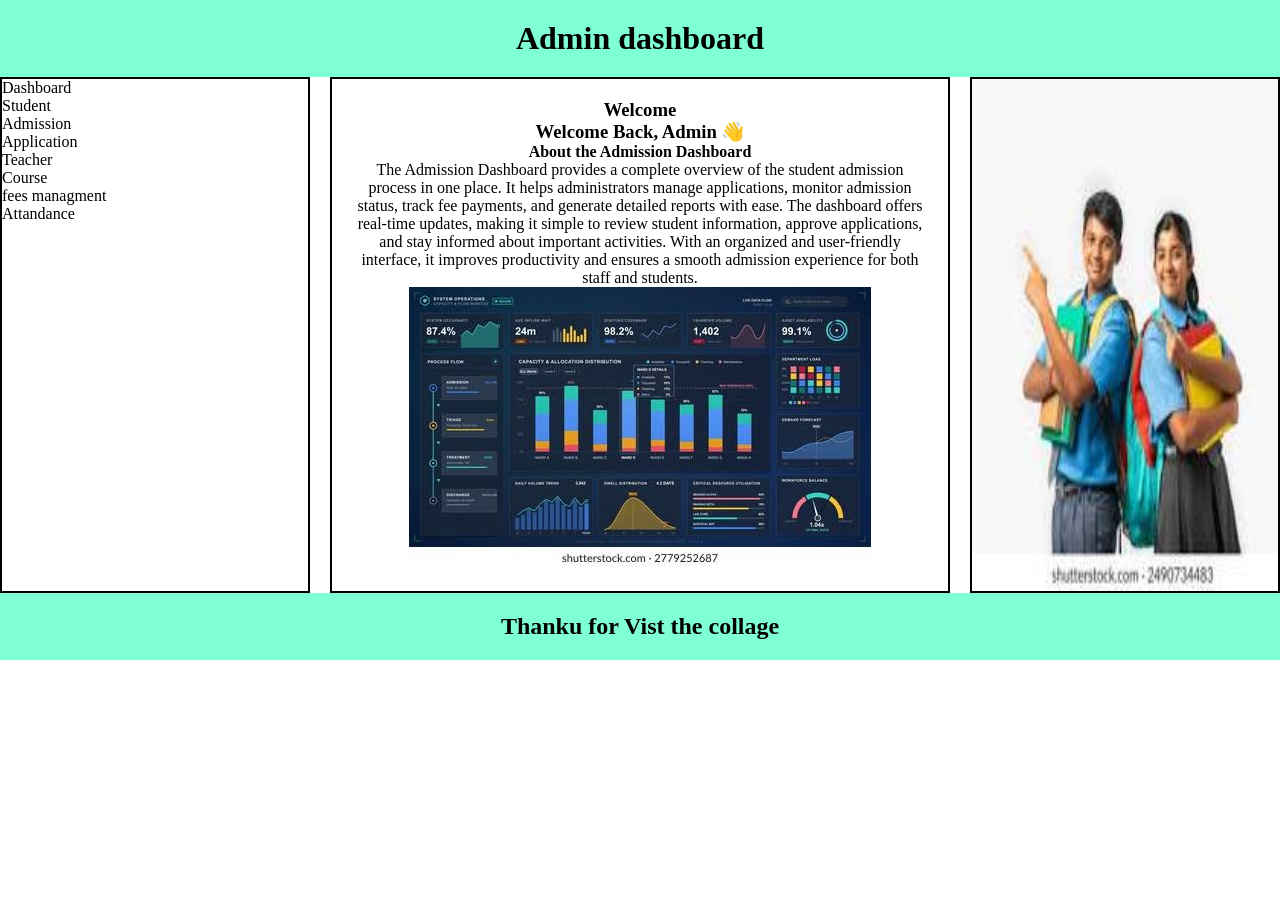
<file: index.html>
<!DOCTYPE html>
<html lang="en">

<head>
    <meta charset="UTF-8">
    <meta name="viewport" content="width=device-width, initial-scale=1.0">
    <title>Admin Dashboard</title>
    <link rel="stylesheet" href="./css/style.css">
</head>

<body>
    <header>
        <h1> Admin dashboard</h1>
    </header>
    <main>
        <div class="box">
            <div class="item1">
                <ul>
                    <li>Dashboard</li>
                    <li>Student </li>
                    <li>Admission</li>
                    <li>Application </li>
                    <li>Teacher</li>
                    <li>Course</li>
                    <li>fees managment</li>
                    <li>Attandance</li>

                </ul>
            </div>
            <div class="item2 ">
                <h3>Welcome </h3>
                <h3>Welcome Back, Admin 👋</h3>
                <h4>About the Admission Dashboard</h4>
                <div class=""></div>

                <p>The Admission Dashboard provides a complete overview of the student admission process in one place.
                    It helps administrators manage applications, monitor admission status, track fee payments, and
                    generate detailed reports with ease. The dashboard offers real-time updates, making it simple to
                    review student information, approve applications, and stay informed about important activities. With
                    an organized and user-friendly interface, it improves productivity and ensures a smooth admission
                    experience for both staff and students.</p>
                <img src="./img/overview.png" alt=" graph">
            </div>
            <div class="item3">
                <img src="./img/ads.png" alt="Advrtisment" width="100%" height="100%">
            </div>
        </div>
    </main>
    <footer>
        <h2>Thanku for Vist the collage</h2>
    </footer>

</body>

</html>
</file>
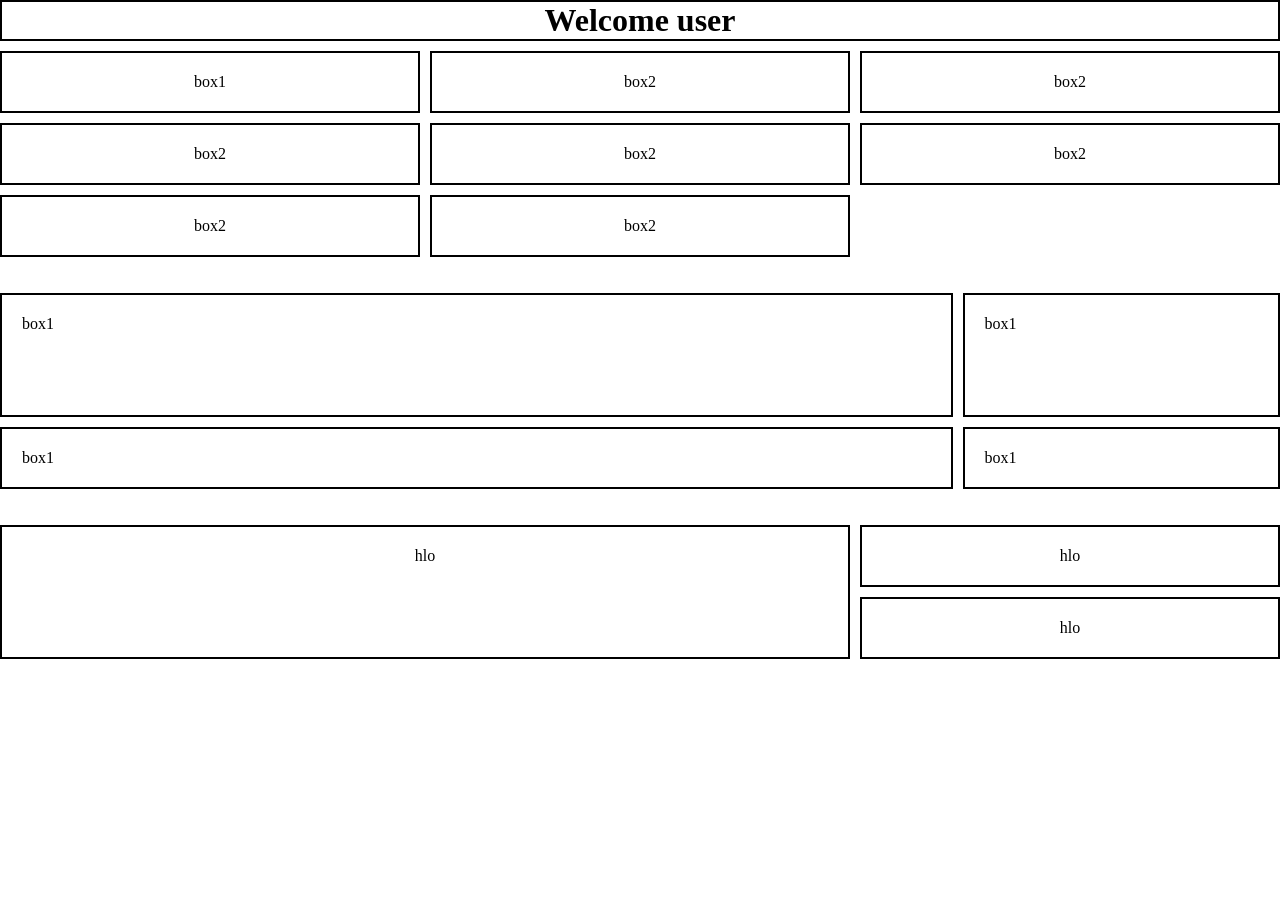
<file: ex.html>
<!DOCTYPE html>
<html lang="en">

<head>
    <meta charset="UTF-8">
    <meta name="viewport" content="width=device-width, initial-scale=1.0">
    <title>Document</title>
    <link rel="stylesheet" href="stylex.css">
</head>

<body>


    <header>
        <h1>Welcome user</h1>
    </header>

    <div class="container">
        <section class="box">
            box1
        </section>
        <section class="box">
            box2
        </section>
        <section class="box">
            box2
        </section>
        <section class="box">
            box2
        </section>
        <section class="box">
            box2
        </section>
        <section class="box">
            box2
        </section>
        <section class="box">
            box2
        </section>
        <section class="box">
            box2
        </section>
    </div>
    <br><br>
    <div class="span-container">
        <section class="box1">
            box1
        </section>
        <section class="box1">
            box1
        </section>
        <section class="box1">
            box1
        </section>
        <section class="box1">
            box1
        </section>

    </div>
    <br><br>


    <!-- magazine layout -->
    <div class="lay-container">
        
            <div class="item1">hlo</div>
     
     
            <div class="item" >hlo</div>

   
            <div class="item">hlo</div>

        
    </div>

</body>

</html>
</file>
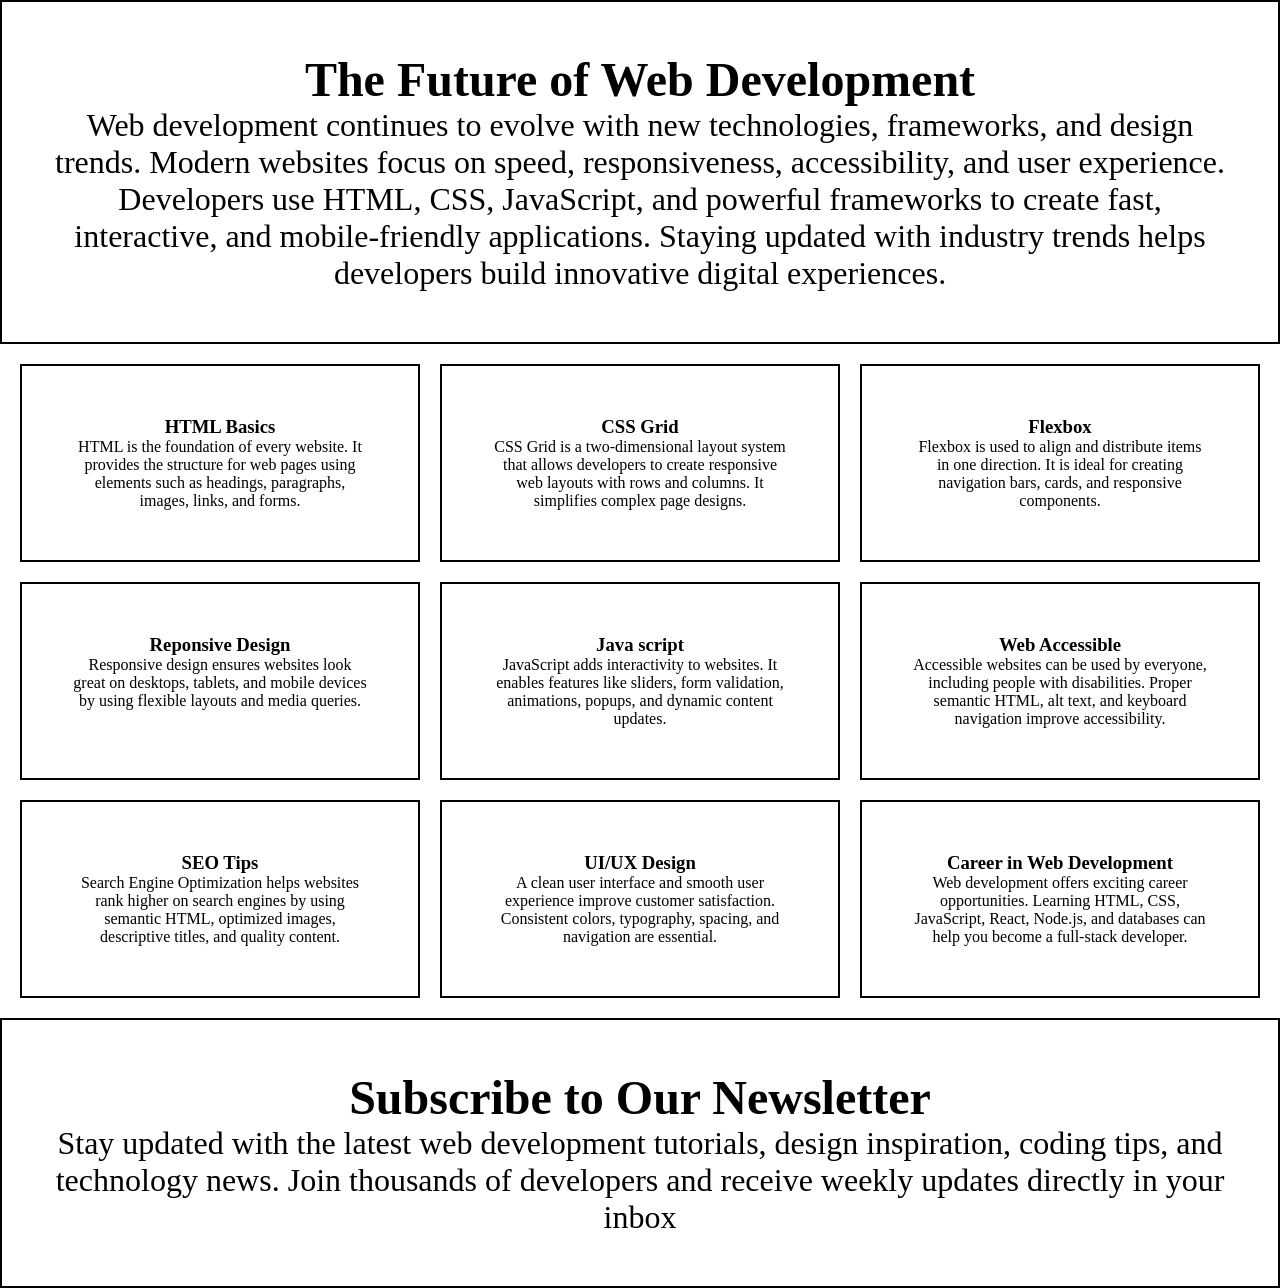
<file: ex2.html>
<!DOCTYPE html>
<html lang="en">

<head>
    <meta charset="UTF-8">
    <meta name="viewport" content="width=device-width, initial-scale=1.0">
    <title>newspaper</title>
    <link rel="stylesheet" href="./css/style2.css">
</head>

<body>

    <div class="container">

        <div class="feature">
            <h2>The Future of Web Development</h2>
            <p>Web development continues to evolve with new technologies, frameworks, and design trends. Modern websites
                focus on speed, responsiveness, accessibility, and user experience. Developers use HTML, CSS,
                JavaScript, and powerful frameworks to create fast, interactive, and mobile-friendly applications.
                Staying updated with industry trends helps developers build innovative digital experiences.</p>

        </div>

        <article>
            <div class="box">
                <div class="article">
                    <h3>HTML Basics</h3>
                    <p>HTML is the foundation of every website. It provides the structure for web pages using elements
                        such
                        as headings, paragraphs, images, links, and forms.</p>
                </div>

                <div class="article">
                    <h3>CSS Grid</h3>
                    <p>CSS Grid is a two-dimensional layout system that allows developers to create responsive web
                        layouts
                        with rows and columns. It simplifies complex page designs.</p>
                </div>
                <div class="article">
                    <h3>Flexbox</h3>
                    <p>Flexbox is used to align and distribute items in one direction. It is ideal for creating
                        navigation
                        bars, cards, and responsive components.</p>
                </div>
                <div class="article">
                    <h3>Reponsive Design</h3>
                    <p>Responsive design ensures websites look great on desktops, tablets, and mobile devices by using
                        flexible layouts and media queries.</p>
                </div>
                <div class="article">
                    <h3>Java script</h3>
                    <p>JavaScript adds interactivity to websites. It enables features like sliders, form validation,
                        animations, popups, and dynamic content updates.</p>
                </div>
                <div class="article">
                    <h3>Web Accessible</h3>
                    <p>Accessible websites can be used by everyone, including people with disabilities. Proper semantic
                        HTML, alt text, and keyboard navigation improve accessibility.</p>
                </div>
                <div class="article">
                    <h3>SEO Tips</h3>
                    Search Engine Optimization helps websites rank higher on search engines by using semantic HTML,
                    optimized images, descriptive titles, and quality content.
                </div>
                <div class="article">
                    <h3>UI/UX Design</h3>
                    <p>
                        A clean user interface and smooth user experience improve customer satisfaction. Consistent
                        colors,
                        typography, spacing, and navigation are essential.
                    </p>
                </div>
                <div class="article">
                    <h3>Career in Web Development</h3>
                    Web development offers exciting career opportunities. Learning HTML, CSS, JavaScript, React,
                    Node.js,
                    and databases can help you become a full-stack developer.
                </div>
        </article>
        <div class="letter">
            <h2>Subscribe to Our Newsletter</h2>
            <p>Stay updated with the latest web development tutorials, design inspiration, coding tips, and
                technology news. Join thousands of developers and receive weekly updates directly in your inbox</p>
        </div>
    </div>
</body>

</html>
</file>
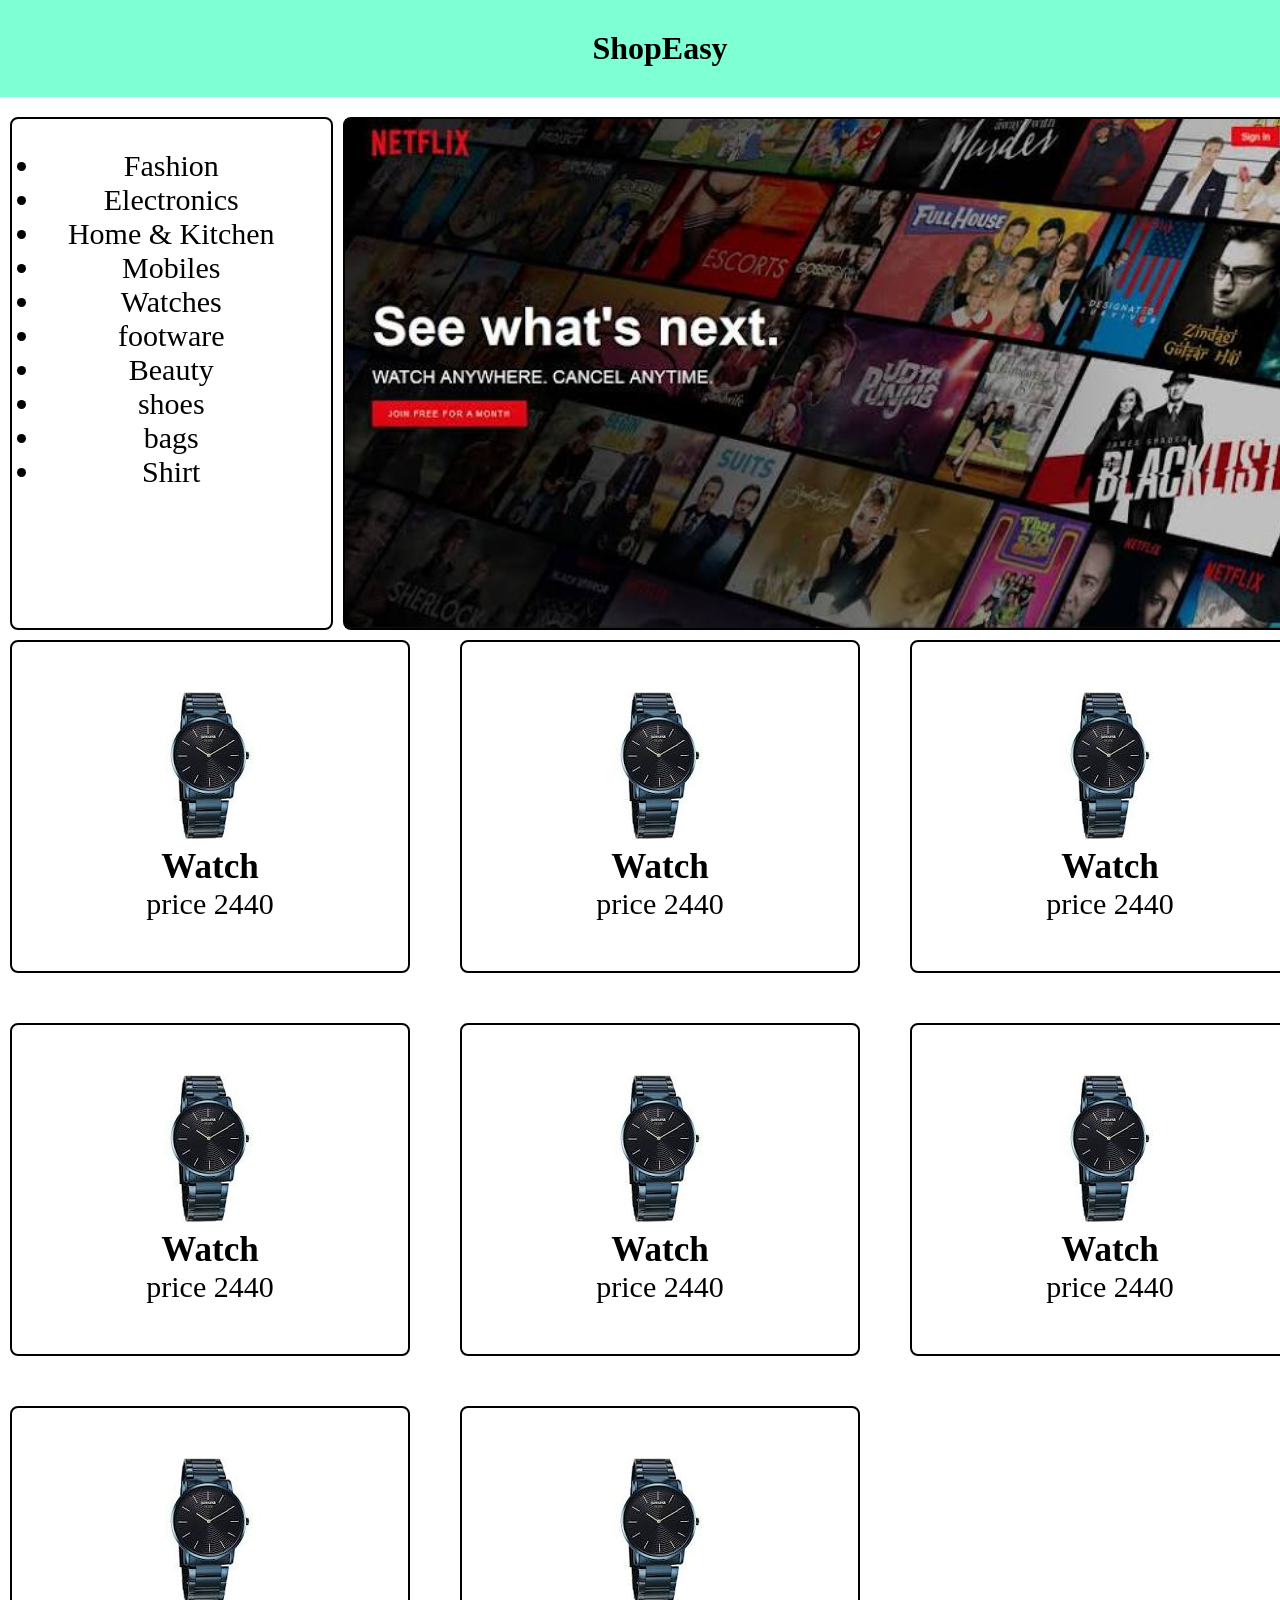
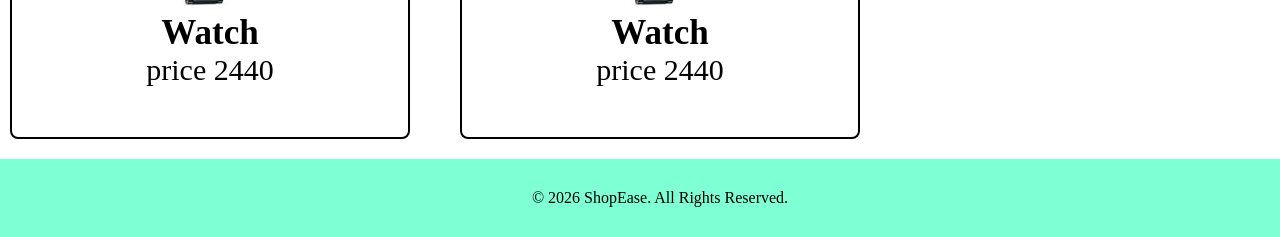
<file: ex3.html>
<!DOCTYPE html>
<html lang="en">

<head>
    <meta charset="UTF-8">
    <meta name="viewport" content="width=device-width, initial-scale=1.0">
    <title>E commerce</title>
    <link rel="stylesheet" href="./css/style3.css">
</head>

<body>
    <div class="container">
        <header>
            <H1>ShopEasy</H1>
        </header>
        <main>

            <section class="box">
                <div class="catgories">
                    <ul>
                        <li>Fashion</li>
                        <li>Electronics</li>
                        <li>Home & Kitchen</li>
                        <li>Mobiles</li>
                        <li>Watches</li>
                        <li>footware</li>
                        <li>Beauty</li>
                        <li>shoes</li>
                        <li>bags</li>
                        <li>Shirt</li>
                    </ul>
                </div>
                <div class="img">
                    <img src="./img/banner.png" alt=" image" width="100%" height="100%">
                </div>
            </section>





            <section class="product">
                <div class="item">
                    <img src="./img/watch.png" alt="watch">
                    <h3>Watch</h3>
                    <P>price 2440</P>
                </div>
                <div class="item">
                    <img src="./img/watch.png" alt="watch">
                    <h3>Watch</h3>
                    <P>price 2440</P>
                </div>
                <div class="item">
                    <img src="./img/watch.png" alt="watch">
                    <h3>Watch</h3>
                    <P>price 2440</P>
                </div>
                <div class="item">
                    <img src="./img/watch.png" alt="watch">
                    <h3>Watch</h3>
                    <P>price 2440</P>
                </div>
                <div class="item">
                    <img src="./img/watch.png" alt="watch">
                    <h3>Watch</h3>
                    <P>price 2440</P>
                </div>
                <div class="item">
                    <img src="./img/watch.png" alt="watch">
                    <h3>Watch</h3>
                    <P>price 2440</P>
                </div>
                <div class="item">
                    <img src="./img/watch.png" alt="watch">
                    <h3>Watch</h3>
                    <P>price 2440</P>
                </div>
                <div class="item">
                    <img src="./img/watch.png" alt="watch">
                    <h3>Watch</h3>
                    <P>price 2440</P>
                </div>
            </section>
        </main>
        <footer>
            <p>© 2026 ShopEase. All Rights Reserved.</p>
        </footer>
    </div>
</body>

</html>
</file>
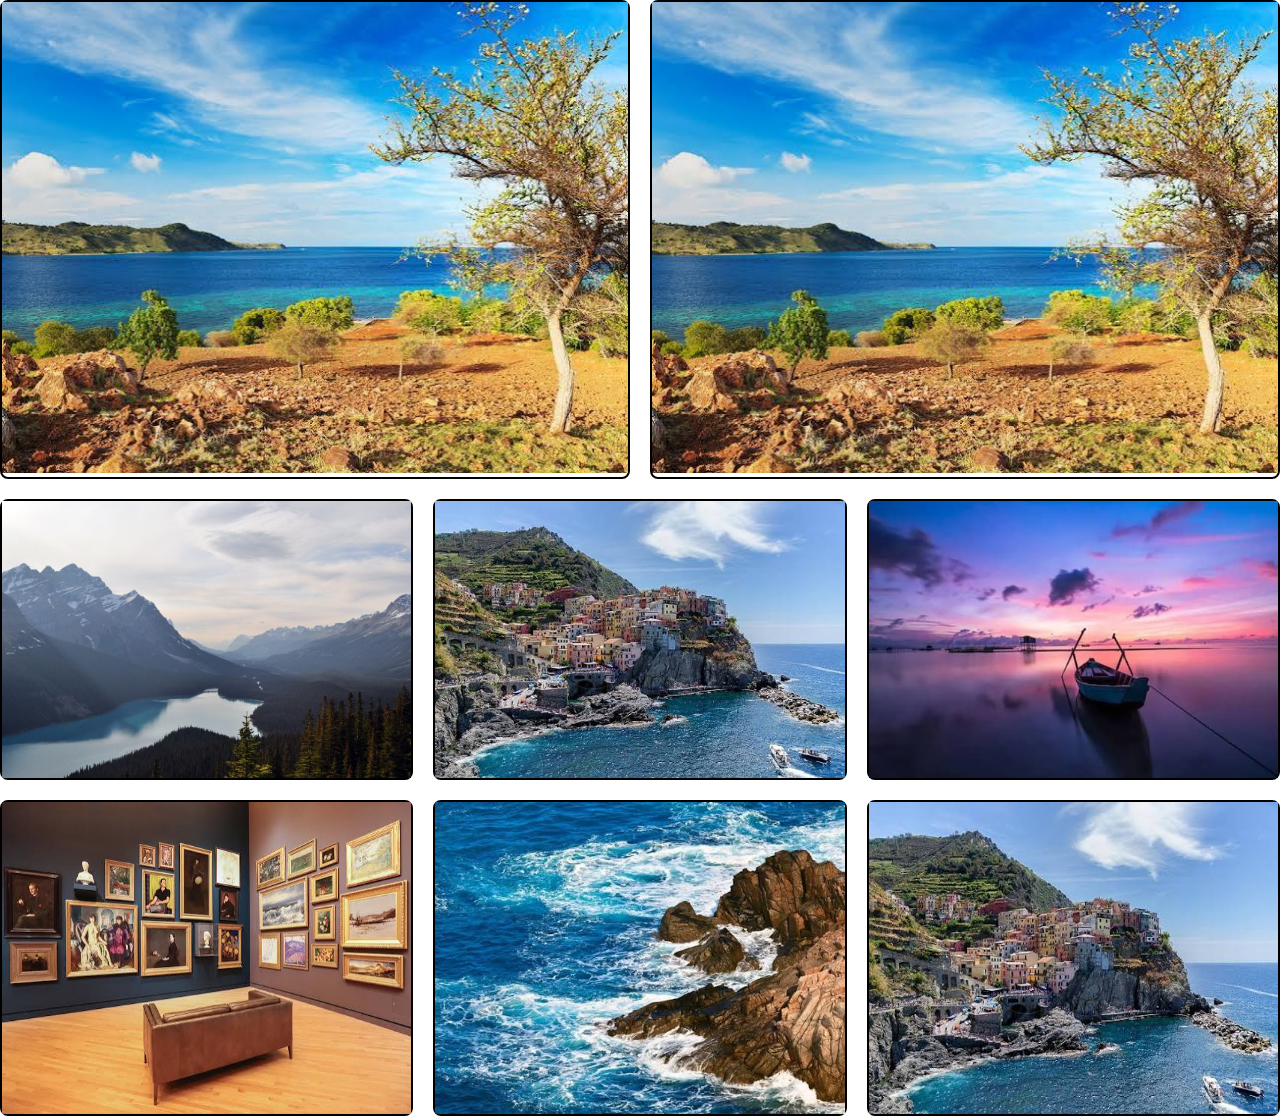
<file: ex4.html>
<!DOCTYPE html>
<html lang="en">

<head>
    <meta charset="UTF-8">
    <meta name="viewport" content="width=device-width, initial-scale=1.0">
    <title>photo gallary</title>
    <link rel="stylesheet" href="./css/style4.css">
</head>
<body>
    <main>
    <section class="container">
        <div class="large"><img src="./img/large-img.png" alt=" large image" width="100%"></div>
        <div class="large"><img src="./img/large-img.png" alt=" large image" width="100%"></div>
        </div>

    </section>
    <section class="box">

        <div class="large"><img src="./img/img1.png" alt="image" height="100%" width="100%"></div>
        <div class="large"><img src="./img/img2.png" alt="image" height="100%" width="100%"></div>

        <div class="large"><img src="./img/img3.png" alt="image" height="100%" width="100%"></div>

        <div class="large"><img src="./img/img4.png" alt="image" height="100%" width="100%"></div>
        <div class="large"><img src="./img/large-img2.png" alt="image" height="100%" width="100%"></div>
        <div class="large"><img src="./img/img2.png" alt=" image" height="100%" width="100%"></div>

    </section>
    </main>
</body>

</html>
</file>
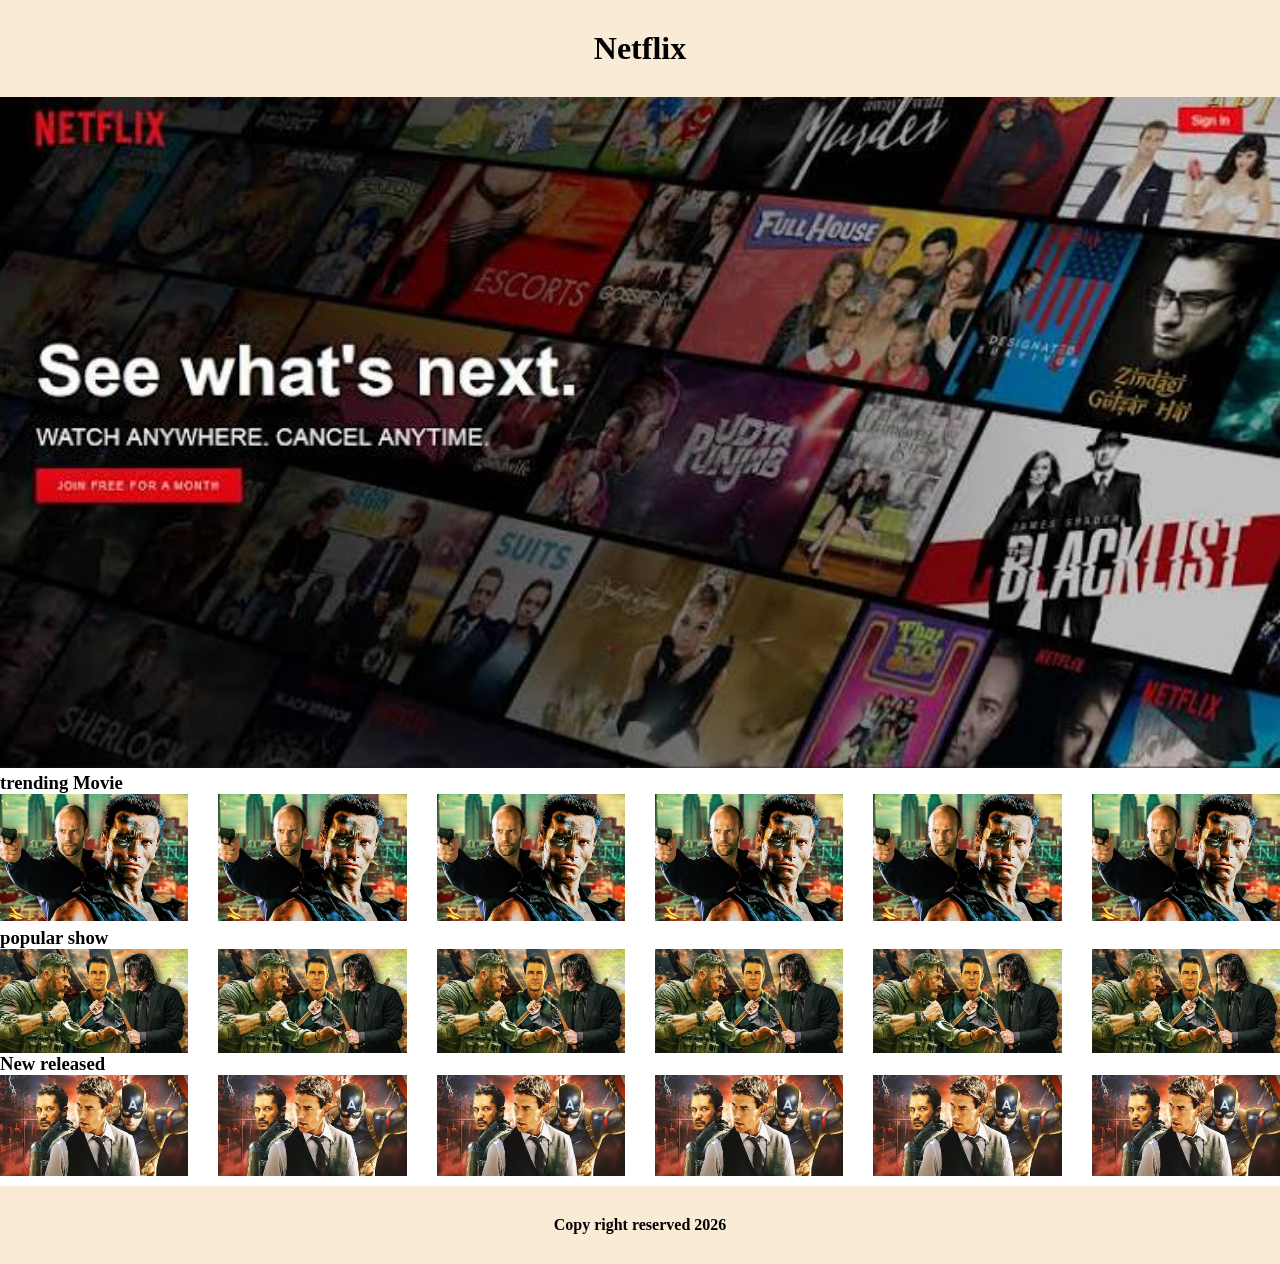
<file: ex5.html>
<!DOCTYPE html>
<html lang="en">

<head>
    <meta charset="UTF-8">
    <meta name="viewport" content="width=device-width, initial-scale=1.0">
    <title>Netflix</title>
    <link rel="stylesheet" href="css/style5.css">

</head>

<body>

    <header>
        <h1>Netflix</h1>
    </header>
    <main>
    <div class="img">
        <img src="./img/banner.png" alt="  hero" width="100%">
    </div>
    <h3>trending Movie</h3>
    <div class="trending">
        <div class="film">
            <img src="./img/movie.png" alt="movie" width="100%">
        </div>
        <div class="film">
            <img src="./img/movie.png" alt="movie" width="100%">
        </div>
        <div class="film">
            <img src="./img/movie.png" alt=" movie" width="100%">
        </div>
        <div class="film">
            <img src="./img/movie.png" alt=" movie" width="100%">
        </div>
        <div class="film">
            <img src="./img/movie.png" alt=" movie" width="100%">
        </div>
        <div class="film">
            <img src="./img/movie.png" alt=" movie" width="100%">
        </div>


    </div>
    <h3>popular show</h3>
    <div class="popular">
        <div class="film">
            <img src="./img/movie2.png" alt=" movie2" height="100%" width="100%">
        </div>
        <div class="film">
            <img src="./img/movie2.png" alt=" movie2" height="100%" width="100%">
        </div>
        <div class="film">
            <img src="./img/movie2.png" alt=" movie2" height="100%" width="100%">
        </div>
        <div class="film">
            <img src="./img/movie2.png" alt=" movie2" height="100%" width="100%">
        </div>
        <div class="film">
            <img src="./img/movie2.png" alt=" movie2" height="100%" width="100%">
        </div>
        <div class="film">
            <img src="./img/movie2.png" alt=" movie2" height="100%" width="100%">
        </div>
    </div>
    <h3>New released</h3>
    <div class="released">
        <div class="film">
            <img src="./img/movie3.png" alt="movie" height="100%" width="100%">
        </div>
        <div class="film">
            <img src="./img/movie3.png" alt="movie" height="100%" width="100%">
        </div>
        <div class="film">
            <img src="./img/movie3.png" alt="movie" height="100%" width="100%">
        </div>
        <div class="film">
            <img src="./img/movie3.png" alt="movie" height="100%" width="100%">
        </div>
        <div class="film">
            <img src="./img/movie3.png" alt="movie" height="100%" width="100%">
        </div>
        <div class="film">
            <img src="./img/movie3.png" alt="movie" height="100%" width="100%">
        </div>

    </div>
    </main>


    <footer>
        <h4>Copy right reserved 2026</h4>
    </footer>



</body>

</html>
</file>
<file: css/style.css>
*{
    margin: 0px;
    padding: 0px;
    box-sizing: border-box;

}
header,
footer{
    background-color: aquamarine;
    padding: 20px;
    text-align: center;
}
section {
    padding: 20px;
}
.box{
   
    display: grid;
    grid-template-columns: 1fr 2fr 1fr;
    gap: 20px;
}
.item1,
.item3{
    
    border: 2px solid black;
    gap: 20px;
     justify-content: center;
    align-items: center;

    
}

.item2 {
    
    border: 2px solid black;
     justify-content: center;
    align-items: center;
    padding: 20px;
    text-align: center;

    
}
</file>
<file: stylex.css>
*{
    padding: 0px;
    margin: 0px;
    box-sizing: border-box;
}

header{
    grid-column:1;
    text-align: center;
    border: 2px solid black;


}
.container{
    display: grid;
    grid-template-columns: repeat(3,1fr);
    gap: 10px;
    margin-top: 10px;

}
.box{
    padding: 20px;
    border: 2px solid black;
    text-align: center;
}


.span-container{
    display: grid;
    grid-template-columns: 3fr 1fr;
    grid-template-rows: 2fr 1fr;
    gap: 10px;
}
.box1{
    border: 2px solid black;
    padding: 20px;
}

/* magazine layout */

.lay-container{
    display: grid;
    grid-template-columns: repeat(3, 1fr );
    gap: 10px;
}

    

.item1{
     border: 2px solid black;
    padding: 20px;
    text-align: center;
    grid-column: span 2;
    grid-row: span 2;
    
}
.item{
     border: 2px solid black;
    padding: 20px;
    text-align: center;
   
    
}
</file>
<file: css/style2.css>
* {
    
    margin: 0px;
    padding: 0px;
    box-sizing: border-box;

}

article {
    padding: 20px;
}

.box {

    display: grid;
    grid-template-columns: 1fr 1fr 1fr;
    gap: 20px;

}



.feature {
    text-align: center;
    padding: 50px;
    font-size: 32px;
    border: 2px solid black;


}

.letter {

    text-align: center;
    padding: 50px;
    font-size: 32px;
    border: 2px solid black;


}

.article {
    padding: 50px;

    border: 2px solid black;
    text-align: center;
}
</file>
<file: css/style3.css>
* {
    padding: 0px;
    margin: 0px;
    box-sizing: border-box;
}

header {
    grid-column: 1;
    background-color: aquamarine;
    padding: 30px;
    text-align: center;
}

.container{
    max-width: 1320px;
    width: 1320px;
    margin: 0px auto;


}
main{
    padding: 10px;
    margin: 10px 0px;
}
.box {
    display: grid;
    gap: 10px;
    margin-bottom: 10px;
    text-align: center;
    grid-template-columns: 1fr 3fr;
}

.img {
   
    background-position: center;
   
    border-radius: 8px;
    border: 2px solid black;

}

.catgories {
    background: #fff;
    padding: 30px;
    border-radius: 8px;
    border: 2px solid black;
    font-size: 30px;
}



.product {
    grid-column: 1/-1;
    gap: 50px;
    display: grid;
    text-align: center;
    grid-template-columns: repeat(auto-fit, minmax(300px, 1fr));

}

.item {
    background: #fff;
    padding: 50px;
    border-radius: 8px;
    text-align: center;
    border: 2px solid black;
    font-size: 30px;
}
footer {
    grid-column: 1;
    background-color: aquamarine;
    padding: 30px;
    text-align: center;
}
</file>
<file: css/style4.css>
* {
    margin: 0px;
    padding: 0px;
    box-sizing: border-box;

}

.container {
    display: grid;
    grid-template-columns: repeat(auto-fit, minmax(180px, 1fr));
    gap: 20px;
}

.box {
    display: grid;
    margin-top: 20px;
    grid-template-columns: 1fr 1fr 1fr;
    gap: 20px;
}

.large {
    border: 2px solid black;
    border-radius: 8px;
    text-align: center;

}
</file>
<file: css/style5.css>
* {
    margin: 0px;
    padding: 0px;
    box-sizing: border-box;

}
main{
    margin-bottom: 10px;
   
}

.popular,
.released,
.trending {
    display: grid;
    grid-template-columns: repeat(auto-fit, minmax(180px, 1fr));
    gap: 30px;


}

.film {
  
    font-size: 24px;
}

header,
footer {
    padding: 30px;
    text-align: center;
    background-color: antiquewhite;
}
</file>
